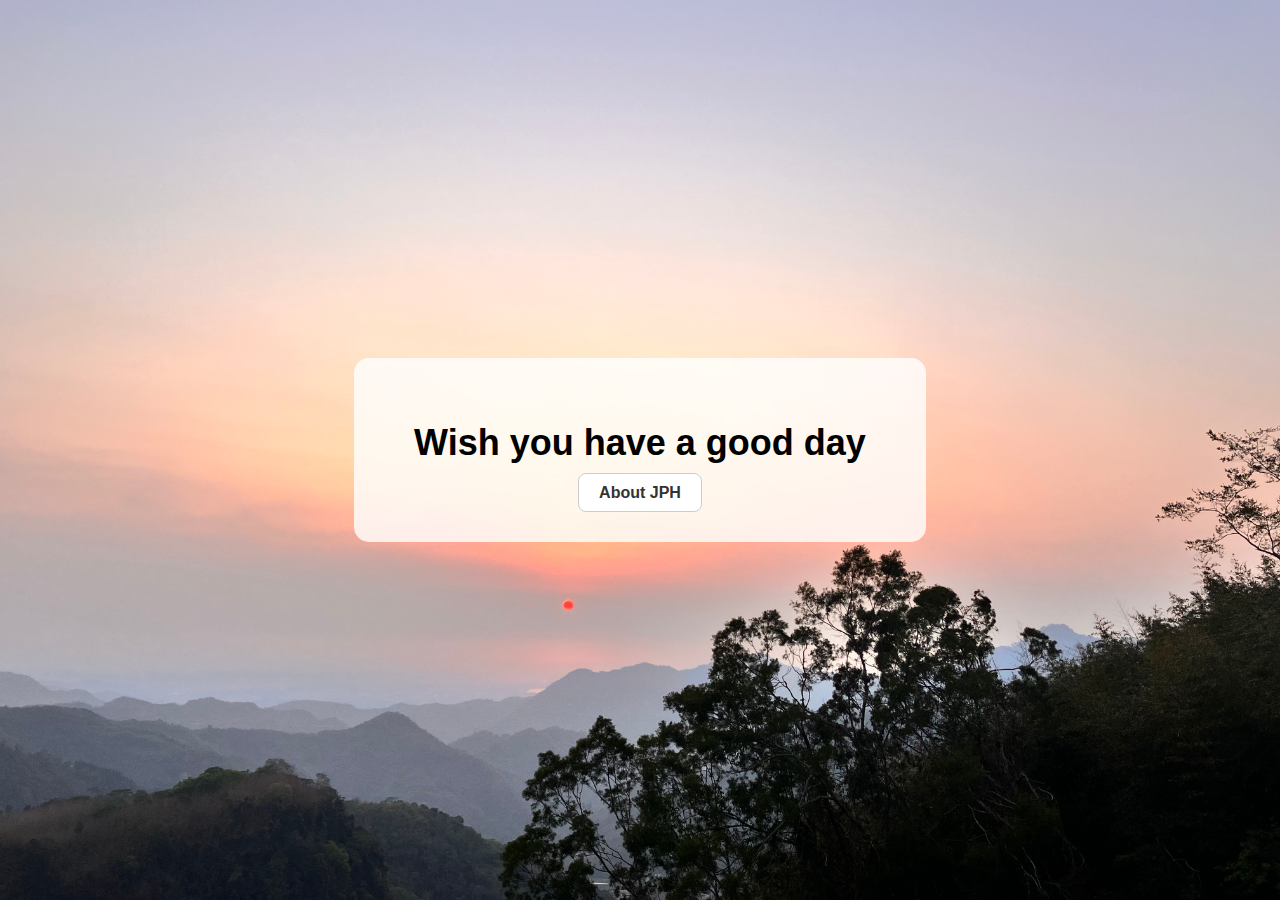
<file: index.html>
<!DOCTYPE html>
<html lang="zh-Hant">

<head>
    <meta charset="UTF-8" />
    <meta name="viewport" content="width=device-width, initial-scale=1.0" />
    <title>JPH's Website</title>
    <link rel="stylesheet" href="JPH_webpage.css" />
</head>

<body class="homepage">
    <div class="center-box">
        <h1>Wish you have a good day</h1>
        <a href="About_JPH.html" class="btn">About JPH</a>
    </div>

</body>

</html>
</file>
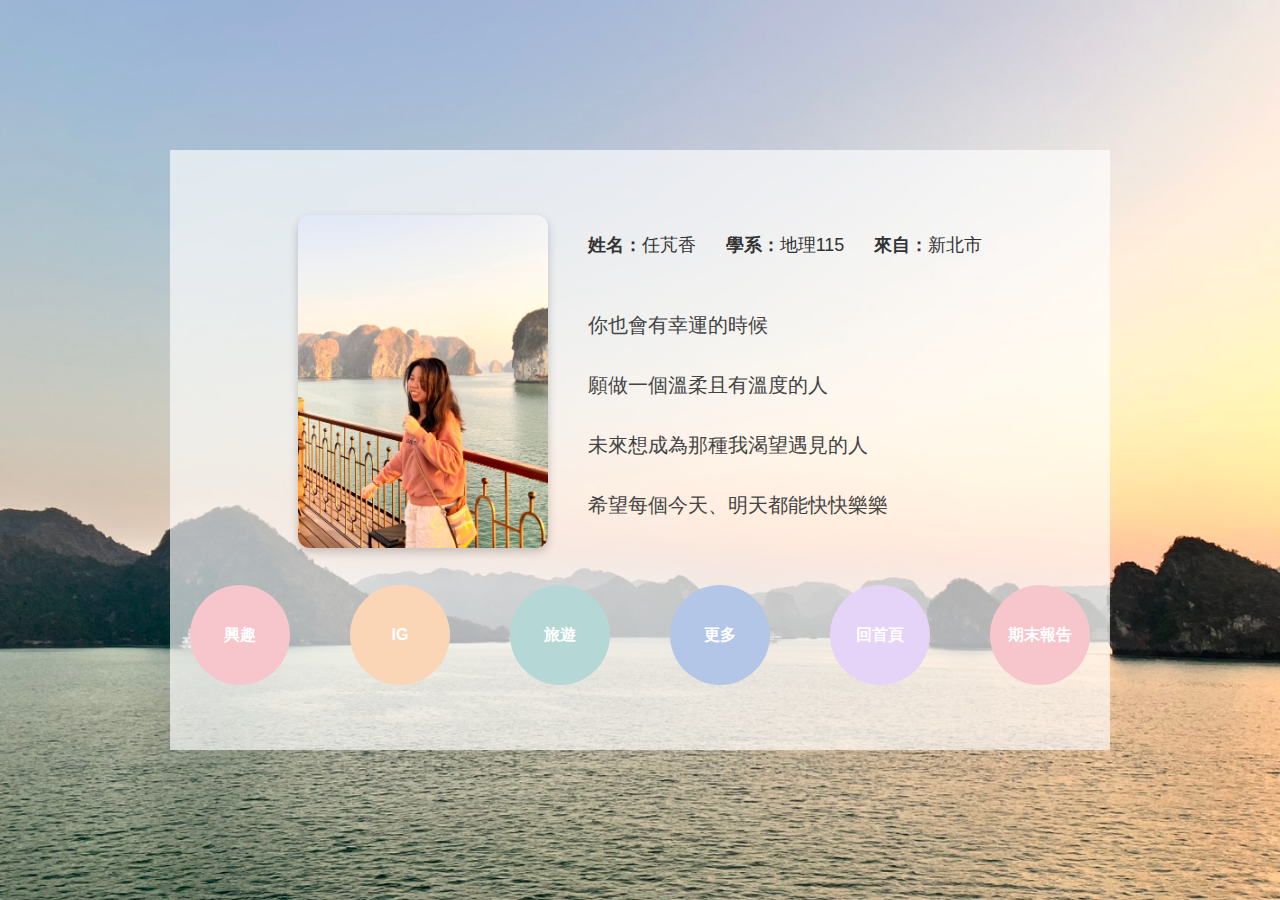
<file: About_JPH.html>
<!DOCTYPE html>
<html lang="zh-Hant">

<head>
    <meta charset="UTF-8" />
    <meta name="viewport" content="width=device-width, initial-scale=1.0" />
    <title>About JPH</title>
    <link rel="stylesheet" href="JPH_webpage.css" />
</head>

<body class="aboutpage">
    <div class="about-wrapper">
        <div class="about-container">
            <div class="profile-box">
                <img src="./img/Me.jpg" alt="JPH Photo" class="profile-img" />
                <div class="profile-text-block">
                    <div class="profile-info-inline">
                        <p><strong>姓名：</strong>任芃香</p>
                        <p><strong>學系：</strong>地理115</p>
                        <p><strong>來自：</strong>新北市</p>
                    </div>
                    <p class="quote">
                        你也會有幸運的時候<br />
                        願做一個溫柔且有溫度的人<br />
                        未來想成為那種我渴望遇見的人<br />
                        希望每個今天、明天都能快快樂樂
                    </p>
                </div>
            </div>
            <div class="circle-buttons">
                <a href="hobby.html" class="circle pink">興趣</a>
                <a href="https://www.instagram.com/jphhh_1029" class="circle peach" target="_blank">IG</a>
                <a href="travel.html" class="circle mist">旅遊</a>
                <a href="more.html" class="circle blue">更多</a>
                <a href="JPH_webpage.html" class="circle home">回首頁</a>
                <a href="./final_1/final.html" class="circle pink">期末報告</a>
            </div>
        </div>
    </div>
</body>

</html>
</file>
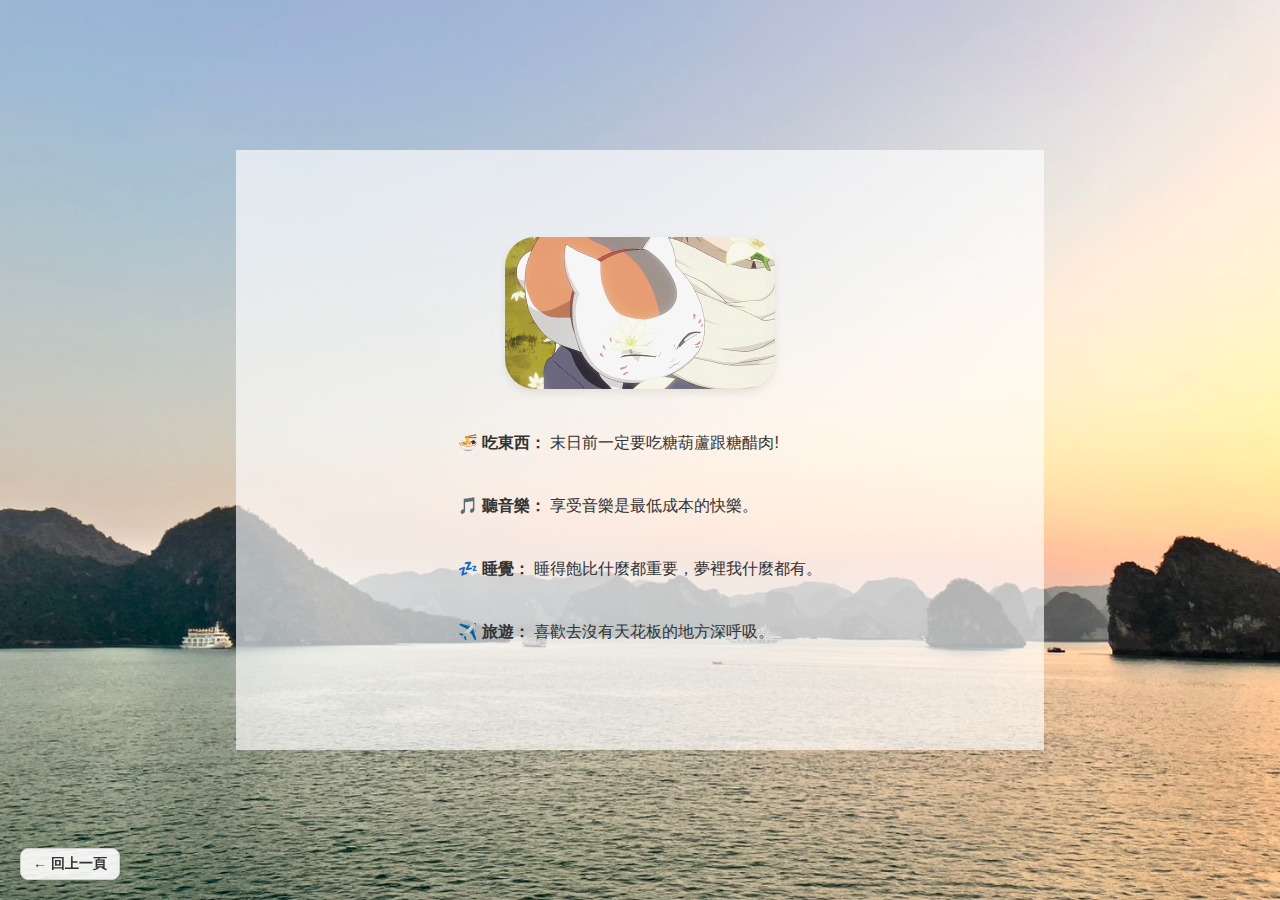
<file: hobby.html>
<!DOCTYPE html>
<html lang="zh-Hant">

<head>
    <meta charset="UTF-8" />
    <meta name="viewport" content="width=device-width, initial-scale=1.0" />
    <title>興趣 - JPH</title>
    <link rel="stylesheet" href="JPH_webpage.css" />
</head>

<body class="aboutpage">
    <div class="about-wrapper">
        <div class="about-container">
            <!-- ✅ GIF 放最上方 -->
            <div class="hobby-gif-box">
                <img src="./img/cat.gif" alt="休息一下" class="my-gif" />
            </div>
            <div class="hobby-text-list">
                <p><strong>🍜 吃東西：</strong> 末日前一定要吃糖葫蘆跟糖醋肉!</p>
                <p><strong>🎵 聽音樂：</strong> 享受音樂是最低成本的快樂。</p>
                <p><strong>💤 睡覺：</strong> 睡得飽比什麼都重要，夢裡我什麼都有。</p>
                <p><strong>✈️ 旅遊：</strong> 喜歡去沒有天花板的地方深呼吸。</p>
            </div>
            <a href="About_JPH.html" class="btn back-btn">← 回上一頁</a>
        </div>
    </div>
</body>

</html>
</file>
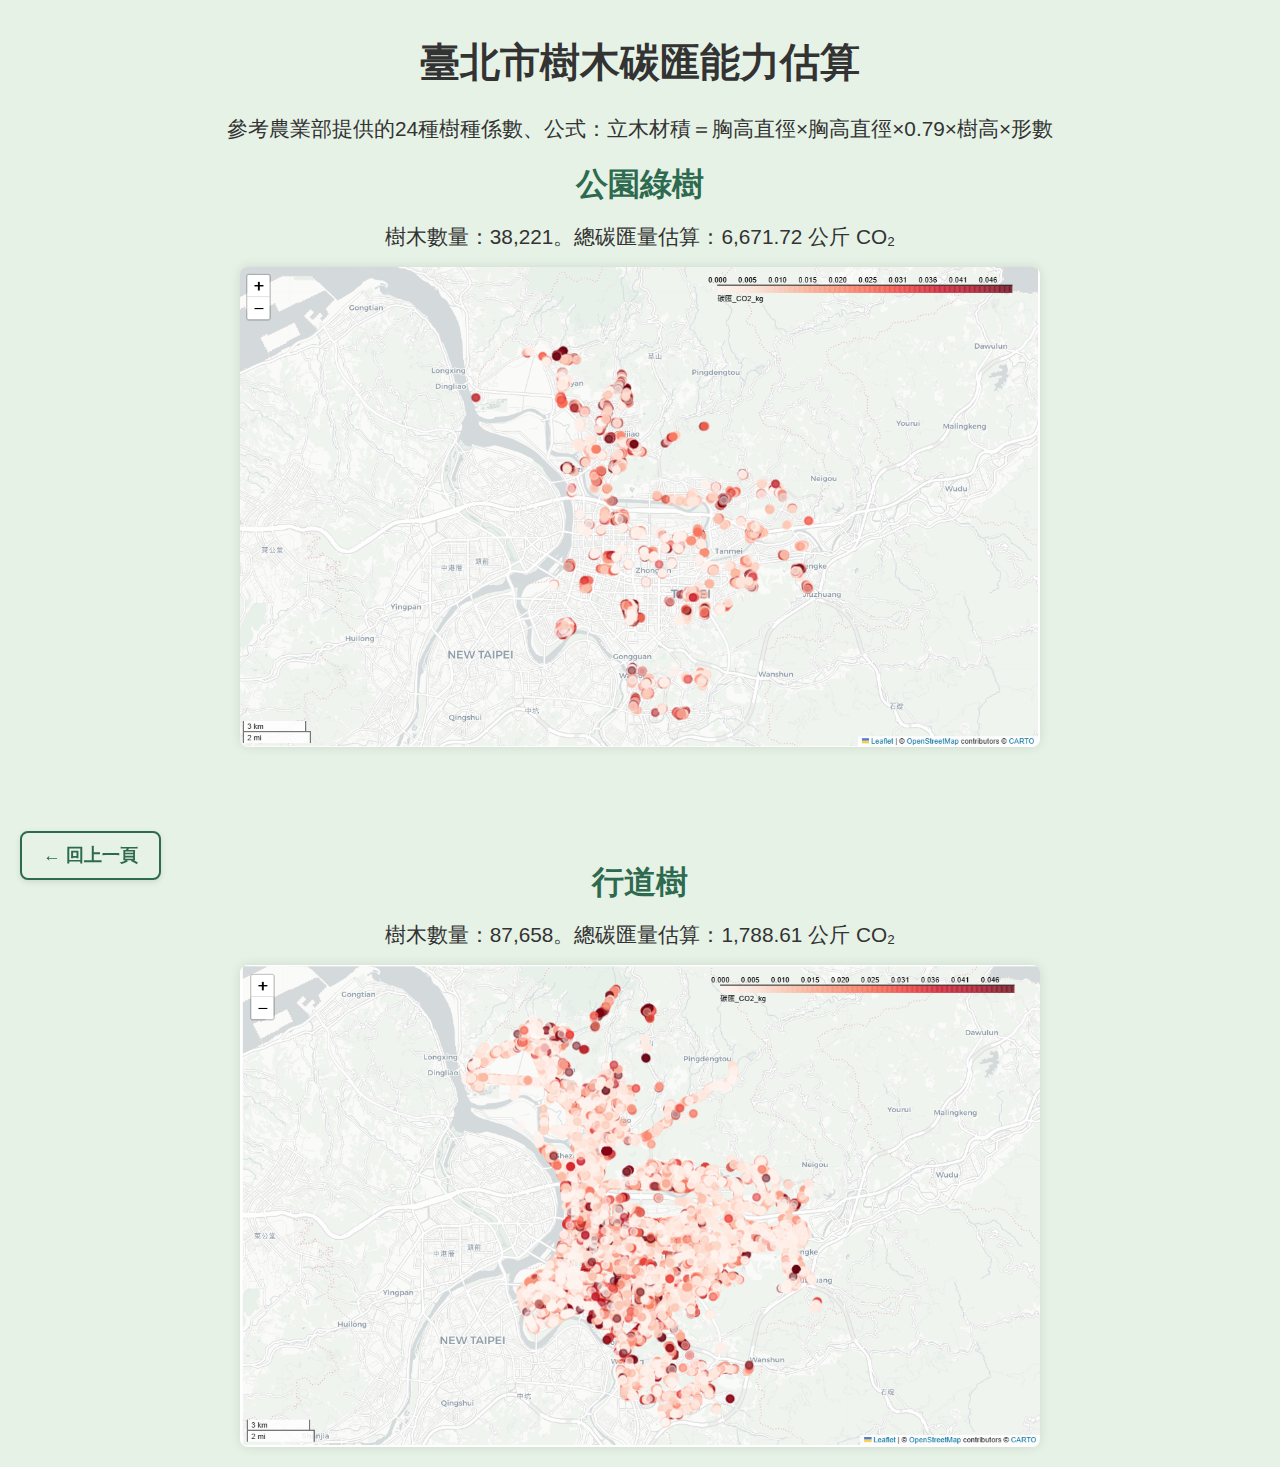
<file: final_1/Carbon.html>
<!DOCTYPE html>
<html>
<head>
  <meta charset="utf-8">
  <meta name="viewport" content="width=device-width, initial-scale=1">
  <title>臺北市樹木碳匯能力估算</title>
  <link rel="stylesheet" href="Carbon.css">
</head>
<body>

  <h1>臺北市樹木碳匯能力估算</h1>
  <h2>參考農業部提供的24種樹種係數、公式：立木材積＝胸高直徑×胸高直徑×0.79×樹高×形數</h2>

  <div class="map-wrapper">
    <div class="map-box">
      <h3><a href="park_tree_map.html" target="_blank">公園綠樹</a></h3>
      <h4>樹木數量：38,221。總碳匯量估算：6,671.72 公斤 CO₂</h4>
      <img src="./img/carbon_park.png" alt="公園綠樹碳匯地圖" loading="lazy">
    </div>

    <div class="map-box">
      <h3><a href="street_tree_map.html" target="_blank">行道樹</a></h3>
      <h4>樹木數量：87,658。總碳匯量估算：1,788.61 公斤 CO₂</h4>
      <img src="./img/carbon_street.png" alt="行道樹碳匯地圖" loading="lazy">
    </div>
  </div>

  <a href="Tree.html" class="back-button">← 回上一頁</a>

</body>
</html>
</file>
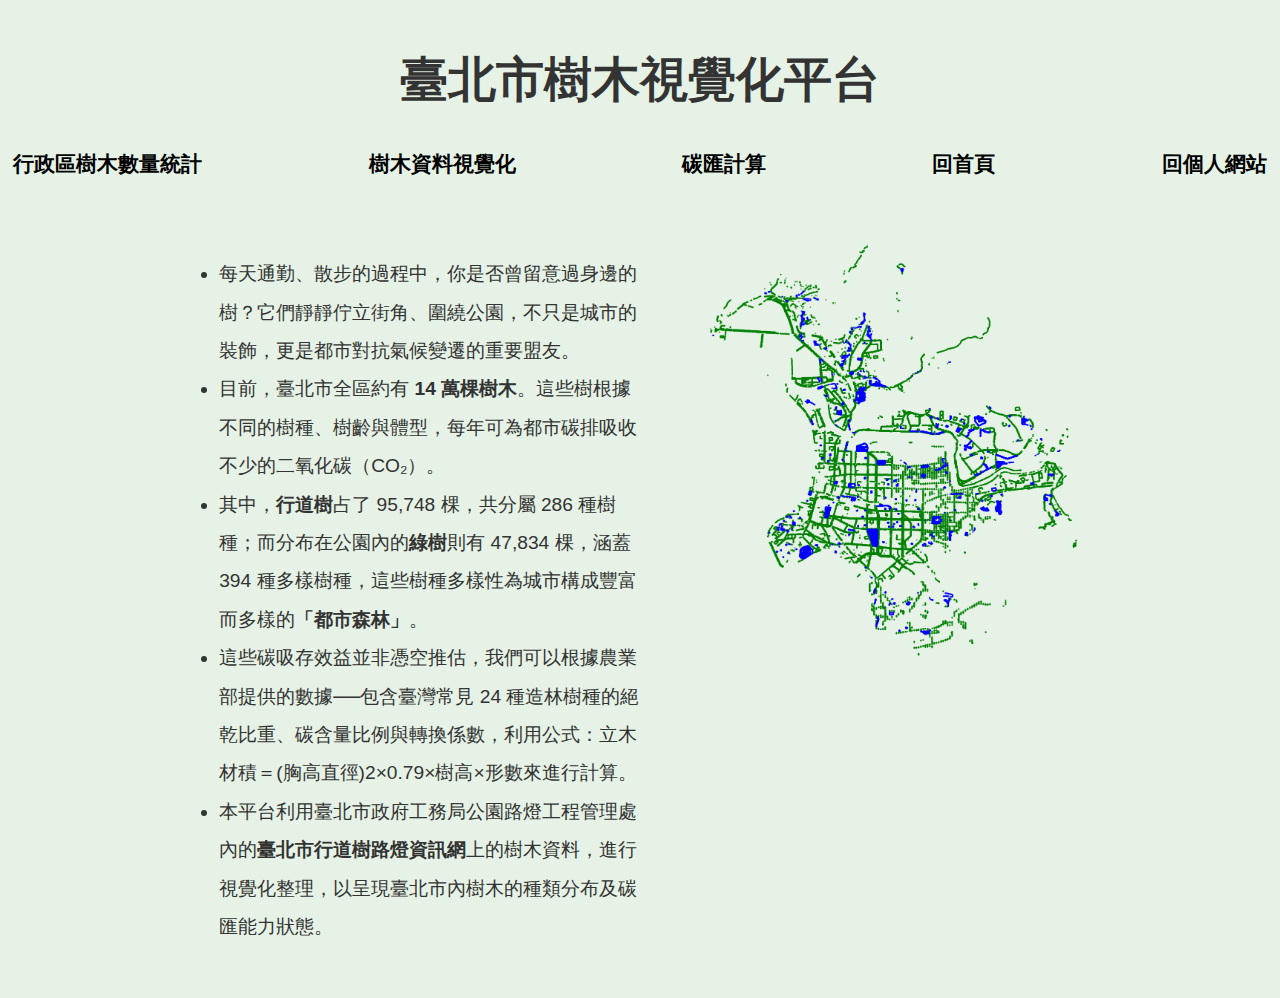
<file: final_1/Tree.html>
<!DOCTYPE html>
<html lang="zh-Hant">
<head>
  <meta charset="UTF-8">
  <title>臺北市樹木視覺化平台</title>
  <link rel="stylesheet" href="Tree.css">
</head>
<body>
  <h1>臺北市樹木視覺化平台</h1>

  <!-- 導覽列 -->
  <div class="nav">
    <a href="County.html">行政區樹木數量統計</a>
    <a href="map.html">樹木資料視覺化</a>
    <a href="Carbon.html">碳匯計算</a>
    <a href="final.html">回首頁</a>
    <a href="./../index.html">回個人網站</a>
  </div>

  <!-- 主內容區：左右分區 -->
  <div class="content">
    <!-- 左側文字說明 -->
    <div class="text">
      <ul>
        <li>每天通勤、散步的過程中，你是否曾留意過身邊的樹？它們靜靜佇立街角、圍繞公園，不只是城市的裝飾，更是都市對抗氣候變遷的重要盟友。</li>
        <li>目前，臺北市全區約有 <strong>14 萬棵樹木</strong>。這些樹根據不同的樹種、樹齡與體型，每年可為都市碳排吸收不少的二氧化碳（CO₂）。</li>
        <li>其中，<strong>行道樹</strong>占了 95,748 棵，共分屬 286 種樹種；而分布在公園內的<strong>綠樹</strong>則有 47,834 棵，涵蓋 394 種多樣樹種，這些樹種多樣性為城市構成豐富而多樣的<strong>「都市森林」</strong>。</li>
        <li>這些碳吸存效益並非憑空推估，我們可以根據農業部提供的數據──包含臺灣常見 24 種造林樹種的絕乾比重、碳含量比例與轉換係數，利用公式：立木材積＝(胸高直徑)2×0.79×樹高×形數來進行計算。</li>
        <li>本平台利用臺北市政府工務局公園路燈工程管理處內的<strong>臺北市行道樹路燈資訊網</strong>上的樹木資料，進行視覺化整理，以呈現臺北市內樹木的種類分布及碳匯能力狀態。</li>
      </ul>

    </div>

    <!-- 右側圖片展示 -->
    <div class="image-crop">
      <img src="./img/Blink.png" alt="Taipei Tree Animation">
    </div>
  </div>
</body>
</html>
</file>
<file: JPH_webpage.css>
body.homepage {
    margin: 0;
    padding: 0;
    background-image: url('./img/0503.jpg');
    background-size: cover;
    background-position: center;
    height: 100vh;
    font-family: sans-serif;
    display: flex;
    justify-content: center;
    align-items: center;
}

.center-box {
    background-color: rgba(255, 255, 255, 0.8);
    padding: 40px 60px;
    border-radius: 15px;
    text-align: center;
}

.center-box h1 {
    font-size: 36px;
    margin-bottom: 20px;
}

.btn {
    text-decoration: none;
    background-color: #fff;
    padding: 10px 20px;
    border-radius: 8px;
    color: #333;
    font-weight: bold;
    border: 1px solid #ccc;
    transition: all 0.3s;
}

.btn:hover {
    background-color: #f0f0f0;
}


/* ========= ABOUT 頁背景淡化 ========== */
body.aboutpage {
    margin: 0;
    padding: 0;
    background-image: url('./img/VN.jpg');
    background-size: cover;
    background-position: center;
    height: 100vh;
    font-family: sans-serif;
    display: flex;
    justify-content: center;
    align-items: center;
}

/* 外層半透明遮罩，保留背景圖感覺 */
.about-wrapper {
    background-color: rgba(255, 255, 255, 0.65);
    /* 可調整透明度淡化程度 */
    padding: 30px 20px;
    min-height: 60vh;
    min-width: 60vw;
    display: flex;
    justify-content: center;
    align-items: center;
}

.heading {
    font-size: 32px;
    font-weight: bold;
    text-align: center;
    background-color: #eef0ea;
    padding: 12px 30px;
    display: inline-block;
    /* 讓背景只包住文字 */
    border-radius: 6px;
    margin: 0 auto 30px auto;

}

/* 外層橫排容器：圖片靠左，文字靠右 */
.profile-box {
    display: flex;
    align-items: flex-start;
    justify-content: center;
    gap: 40px;
    flex-wrap: wrap;
    margin-bottom: 30px;
}

/* 照片靠左 */
.profile-img {
    width: 250px;
    border-radius: 12px;
    box-shadow: 0 4px 10px rgba(0, 0, 0, 0.2);
    object-fit: cover;
}

.profile-text-block {
    display: flex;
    flex-direction: column;
    justify-content: center;
    text-align: left;
    max-width: 400px;
}

.profile-info-inline {
    display: flex;
    gap: 30px;
    justify-content: center;
    flex-wrap: wrap;
}

.profile-info-inline p {
    margin: 500;
    font-size: 18px;
    font-weight: 500;
    color: #333;
}

/* 名言樣式 */
.quote {
    font-size: 20px;
    font-weight: 500;
    color: #444;
    line-height: 3;
}

/* 圓形按鈕列 */
.circle-buttons {
    display: flex;
    justify-content: center;
    gap: 60px;
    flex-wrap: wrap;
}

.circle {
    width: 100px;
    height: 100px;
    border-radius: 50%;
    text-align: center;
    line-height: 100px;
    font-weight: bold;
    text-decoration: none;
    color: white;
    font-size: 16px;
    transition: transform 0.3s ease;
}

.circle:hover {
    transform: scale(1.05);
}

/* 客製按鈕配色 */
.circle.pink {
    background-color: #f7c5cc;
}

.circle.peach {
    background-color: #fbd6b6;
}

.circle.mist {
    background-color: #b5d8d6;
}

.circle.blue {
    background-color: #b4c6e7;
}

.circle.home {
    background-color: #e6d3f8;
}


/* === more.html / about.html 背景設定 === */

.heading {
    text-align: center;
    font-size: 28px;
    font-weight: bold;
    color: #222;
    padding: 12px 24px;
    margin: 0 auto 20px auto;
    background: transparent;
    border-radius: 0;
    box-shadow: none;
}

.chart-subtitle {
    display: block;
    text-align: center;
    font-size: 16px;
    margin: 0 auto 20px auto;
    color: #666;
    font-style: italic;
}

.chart-box {
    width: 300px;
    margin: 0 auto 40px auto;
}

/* 左下角小按鈕 */
.back-btn {
    position: fixed;
    bottom: 20px;
    left: 20px;
    font-size: 14px;
    padding: 6px 12px;
    border-radius: 8px;
    background-color: rgba(255, 255, 255, 0.9);
    color: #333;
    border: 1px solid #ccc;
    box-shadow: 0 2px 4px rgba(0, 0, 0, 0.1);
    text-decoration: none;
    z-index: 10;
    transition: all 0.3s;
}

.back-btn:hover {
    background-color: #f0f0f0;
}

/* === travel.html / about.html 背景設定與排版 === */

.heading {
    text-align: center;
    font-size: 32px;
    font-weight: bold;
    margin: 0 auto 20px auto;
    color: #222;
}

.travel-quote {
    text-align: center;
    font-size: 18px;
    font-weight: 500;
    color: #333;
    margin-bottom: 30px;
    line-height: 1.6;
}

.travel-grid {
    display: flex;
    justify-content: center;
    flex-wrap: wrap;
    gap: 24px;
}

.travel-item {
    text-align: center;
    font-size: 16px;
    font-weight: 500;
    color: #333;
}

.travel-item img {
    width: 150px;
    height: 150px;
    object-fit: cover;
    border-radius: 12px;
    box-shadow: 0 2px 6px rgba(0, 0, 0, 0.1);
    transition: transform 0.3s ease;
}

.travel-item img:hover {
    transform: scale(1.05);
}

/* === hobby.html / about.html 背景設定與排版 === */
.hobby-gif-box {
    text-align: center;
    margin-bottom: 10px;
}

.my-gif {
    width: 270px;
    border-radius: 30px;
    box-shadow: 0 4px 8px rgba(0, 0, 0, 0.08);
}

.hobby-text-list {
    max-width: 600px;
    margin: 0 auto;
    padding-top: 10px;
    font-size: 16px;
    line-height: 1.8;
    color: #333;
    display: flex;
    flex-direction: column;
    gap: 2px;
}
</file>
<file: final_1/Carbon.css>
/* 全站樣式 */
body {
  background-color: #e6f2e6;  /* 抹茶綠 */
  font-family: 'Helvetica Neue', sans-serif;
  color: #333;
  margin: 0;
  padding: 1em;
  text-align: center;
  overflow-x: hidden; /* ✅ 避免水平滾動條 */
}

/* 標題區 */
h1 {
  font-size: 250%;
  margin-top: 1.5%;
  margin-bottom: 1.2%;
}

h2 {
  font-size: 130%;
  margin-top: 2%;
  margin-bottom: 1%;
  font-weight: normal;
}

h3 {
  font-size: 200%;
  margin-top: 1%;
  margin-bottom: 2%;
}

h4 {
  font-size: 130%;
  margin-top: 2%;
  margin-bottom: 2%;
  font-weight: normal;
}

/* h3 內的連結美化 */
.map-box h3 a {
  color: #2d6a4f;
  text-decoration: none;
  font-weight: bold;
  transition: color 0.3s;
}

.map-box h3 a:hover {
  color: #1e4532;
}

/* 主要地圖容器（左右排版） */
.map-wrapper {
  display: flex;
  justify-content: center;
  gap: 8vw;
  flex-wrap: wrap;
}

/* 每個地圖欄位區塊 */
.map-box {
  text-align: center;
  font-size: 100%;
}

/* 圖片樣式 */
.map-box img {
  width: 100%;
  max-width: 800px; /* ✅ 控制最大寬度 */
  height: auto;
  border-radius: 8px;
  box-shadow: 0 0 12px rgba(0, 0, 0, 0.1);
}

/* 返回按鈕樣式 */
.back-button {
  display: inline-block;
  position: fixed;
  bottom: 20px;
  left: 20px;
  padding: 0.6em 1.2em;
  font-size: 1.1em;
  font-weight: bold;
  text-decoration: none;
  color: #2d6a4f;
  background-color: #e6f2e6;
  border: 2px solid #2d6a4f;
  border-radius: 8px;
  cursor: pointer;
  box-shadow: 0 2px 6px rgba(0, 0, 0, 0.1);
  transition: background-color 0.3s, color 0.3s;
  z-index: 999;
}

.back-button:hover {
  background-color: #2d6a4f;
  color: white;
}
</file>
<file: final_1/Tree.css>
/* 整體頁面 */
body {
  font-family: 'Helvetica Neue', sans-serif;
  background-color: #e6f2e6;
  margin: 0;
  padding: 0;
  color: #333;
  text-align: center;
}

/* 標題 */
h1 {
  font-size: 300%;
  margin: 1em 0 0.8em;   
}

/* 導覽列 */
.nav {
  display: flex;         
  justify-content: center;
  gap: 8em;              
  margin-bottom: 2%;
  font-size: 130%;
}

.nav a {
  text-decoration: none;
  color: #000;
  font-weight: bold;
}

.nav a:hover {
  color: #2d6a4f;
}

/* 主內容：圖文左右並排 */
.content {
  display: flex;
  justify-content: center;
  align-items: flex-start;  
  padding: 2em 5%;
  gap: 5%;
  flex-wrap: wrap;
  text-align: left;
}

/* 文字區 */
.text {
  flex: 2;
  max-width: 40%;
  font-size: 120%;
  line-height: 2;
}

/* 圖片區 */
.image-crop {
  flex: 1;
  max-width: 35%;
  max-height: 100%;
  overflow: hidden;
}

.image-crop img {
  width: 100%;
  height: auto;
  object-fit: contain;
  display: block;
}
</file>
